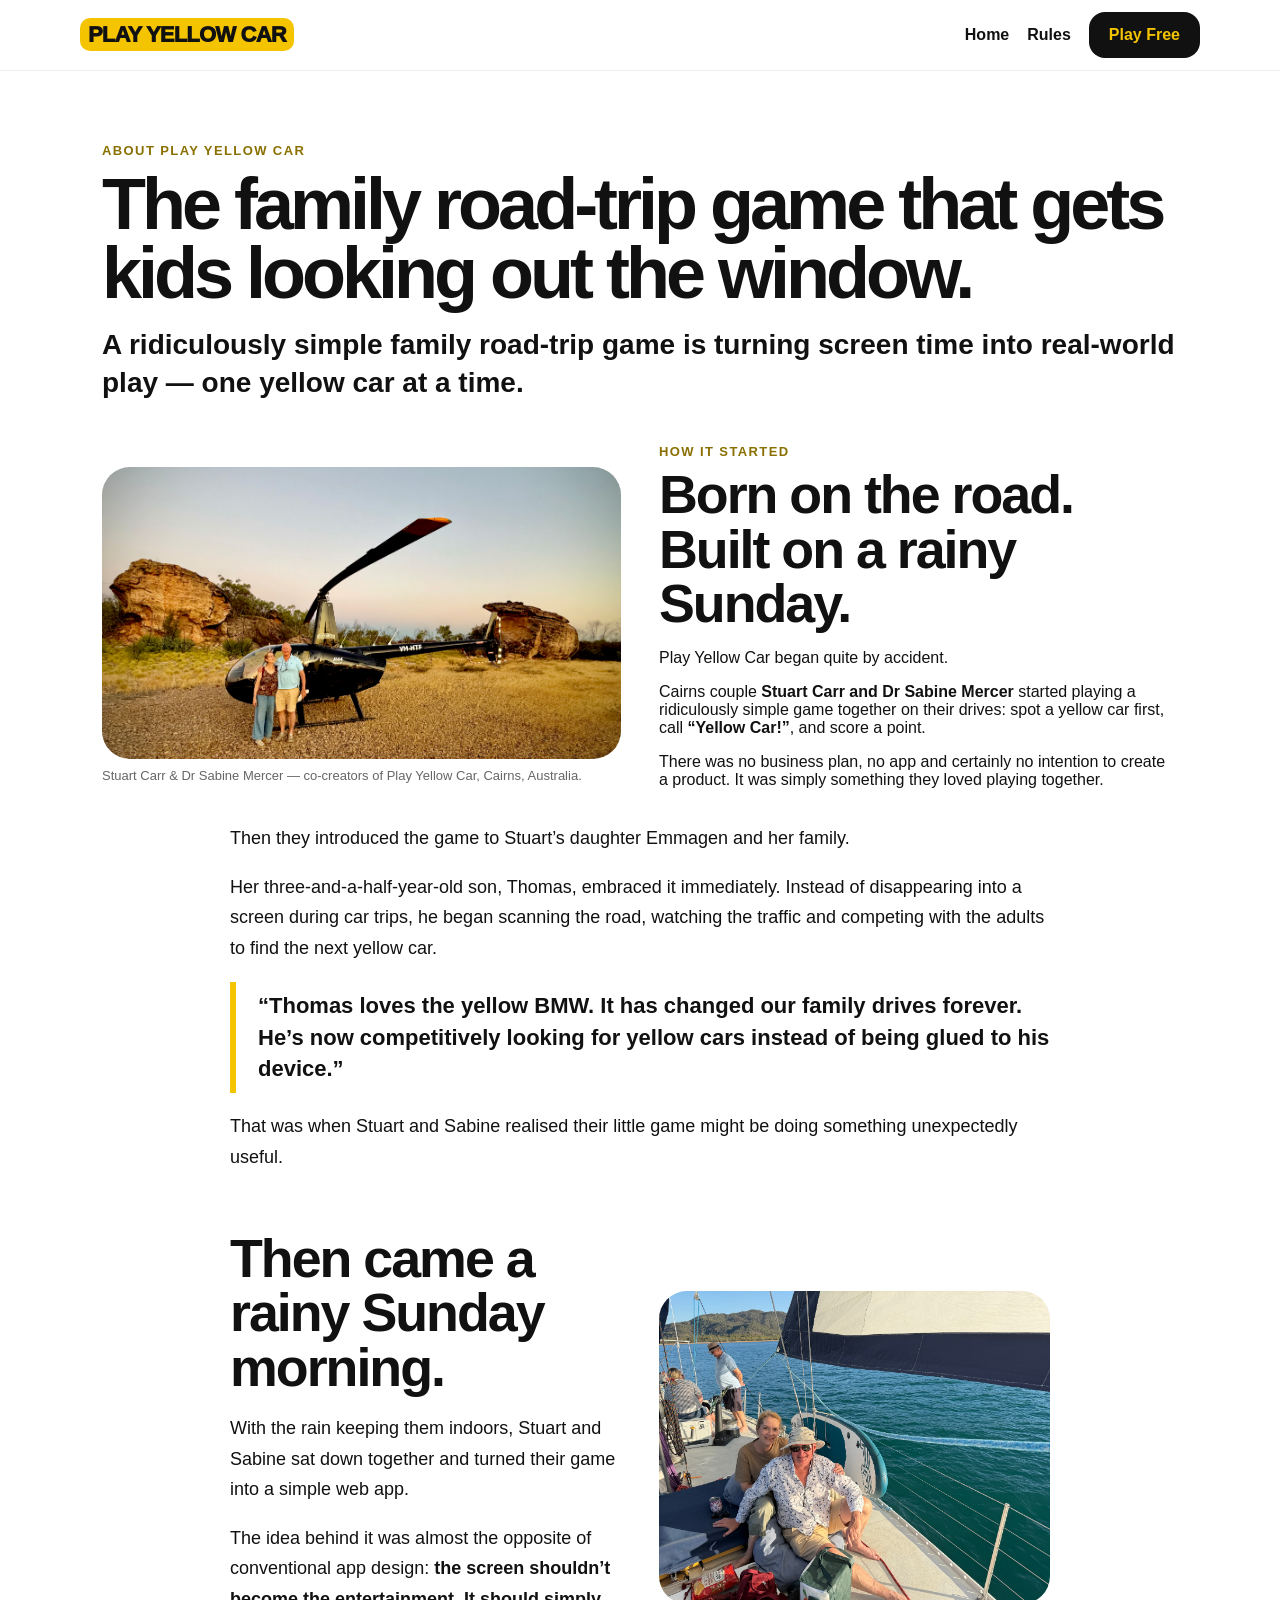
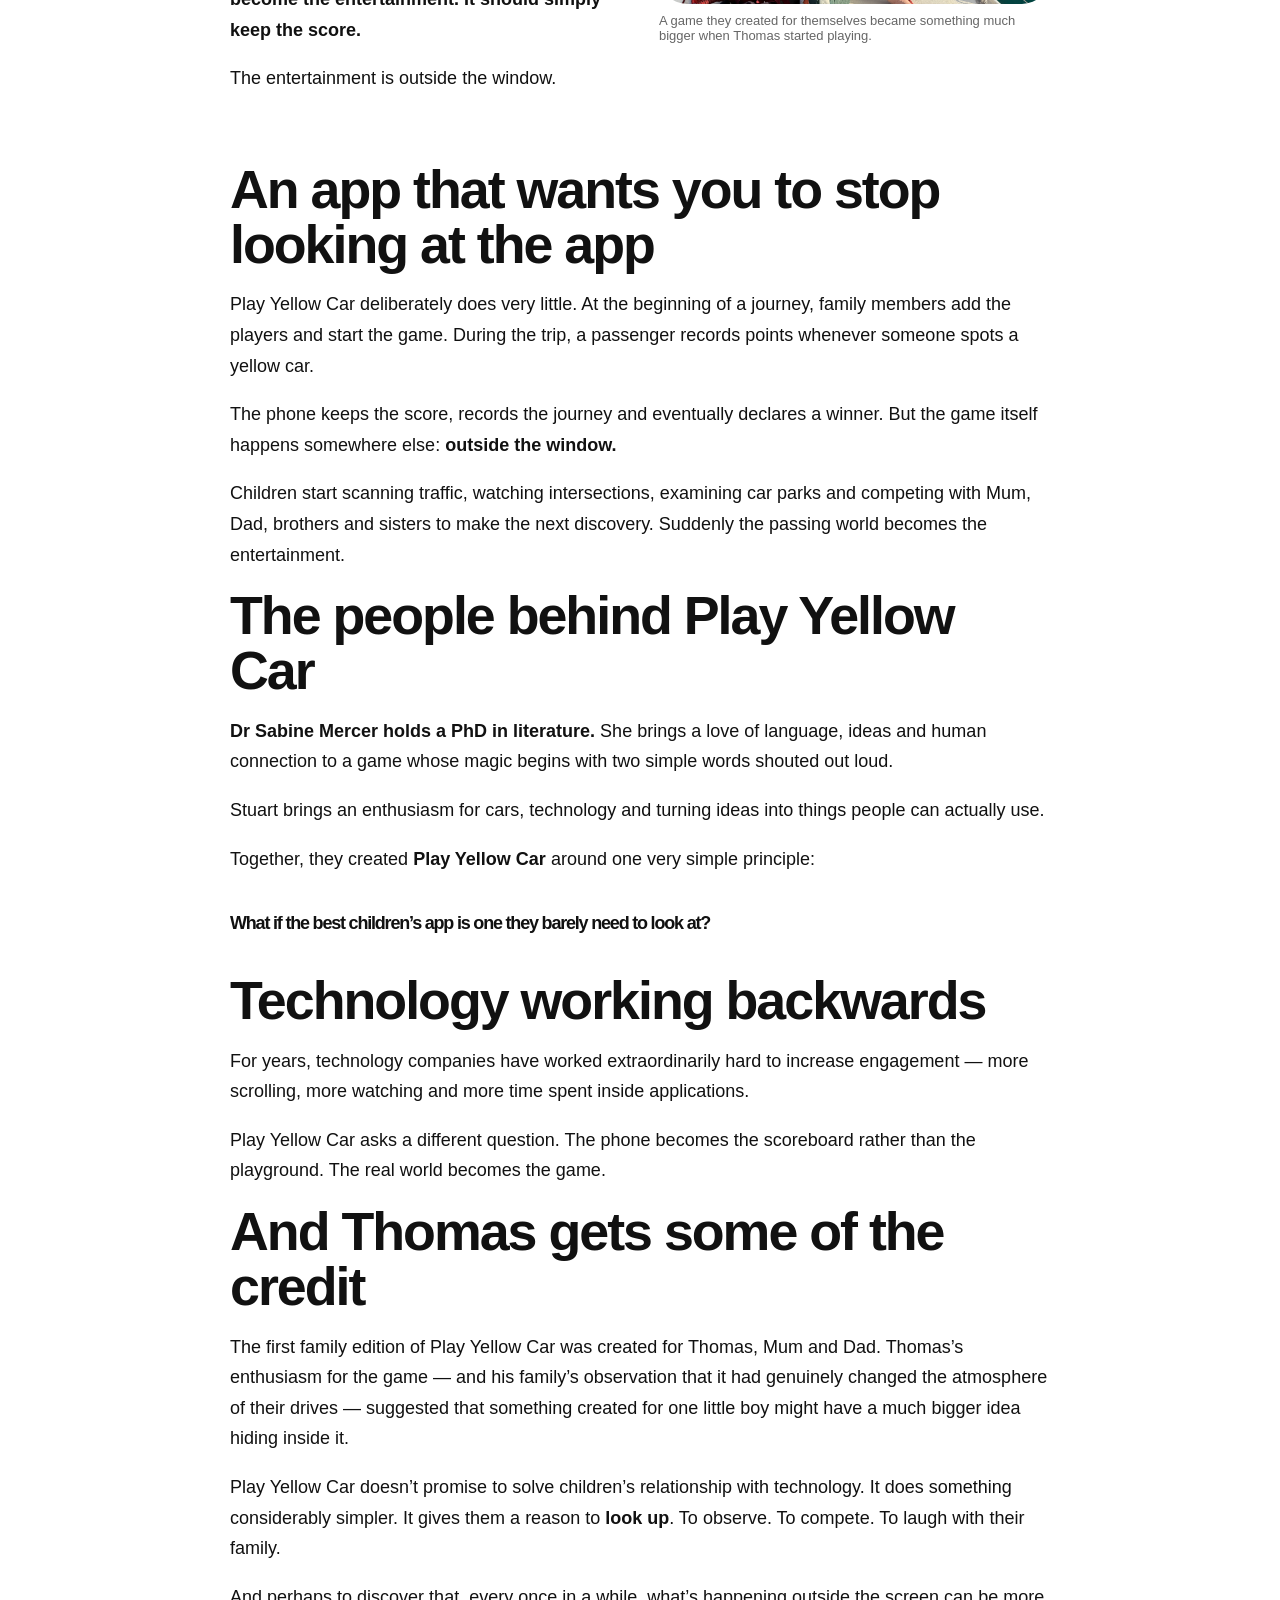
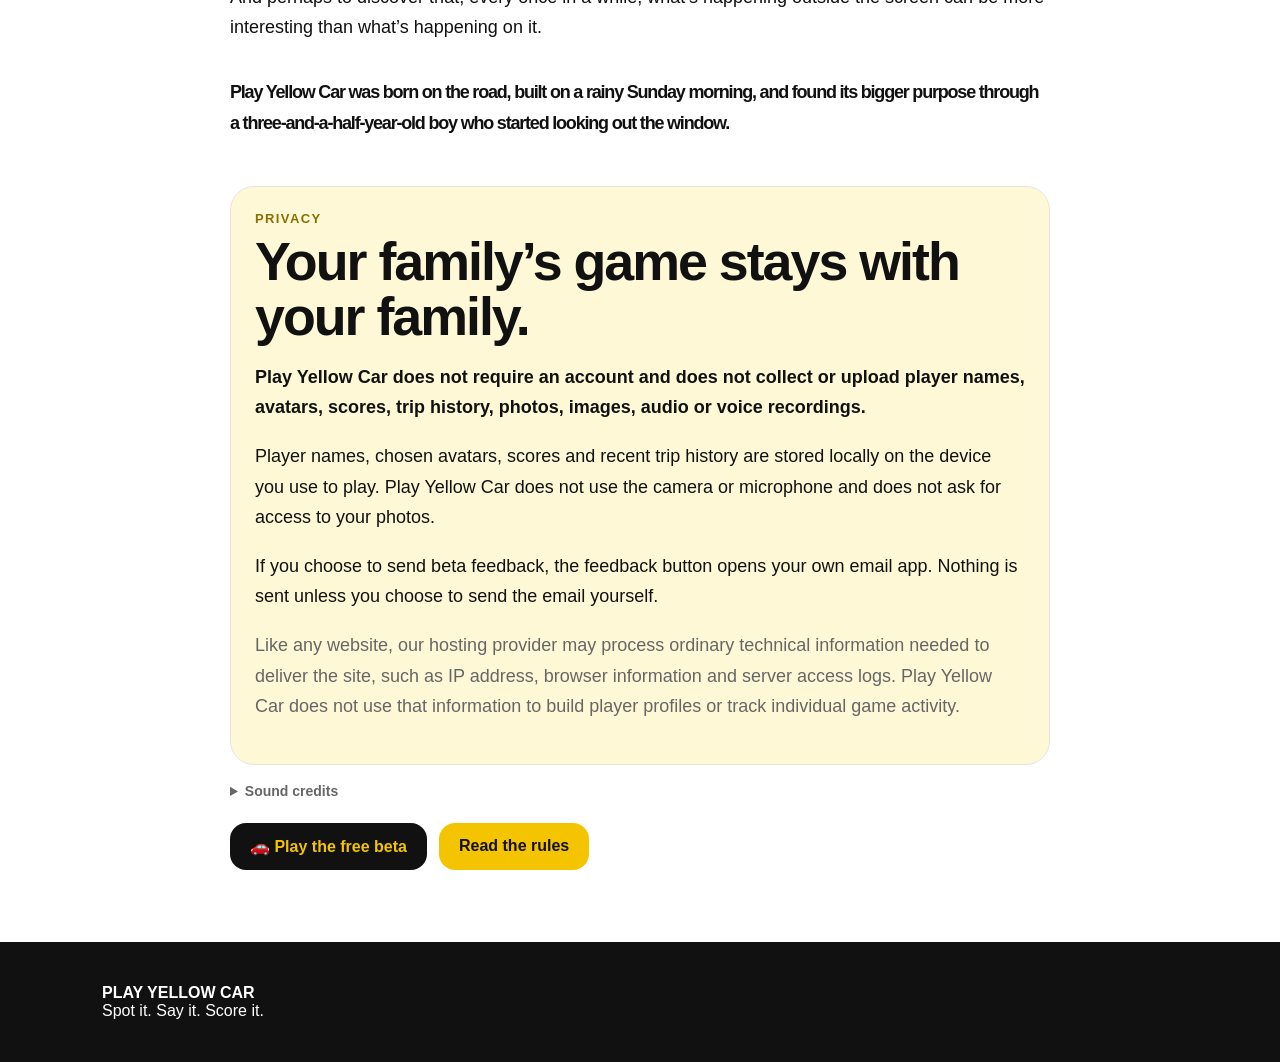
<file: about/index.html>
<!doctype html><html lang="en"><head><meta charset="utf-8"><meta name="viewport" content="width=device-width,initial-scale=1,viewport-fit=cover"><title>About — Play Yellow Car</title><link rel="stylesheet" href="../styles.css"></head><body>
<nav class="nav"><div class="wrap navin"><a class="brand" href="../"><span>PLAY YELLOW CAR</span></a><div class="navlinks"><a href="../">Home</a><a href="../rules/">Rules</a><a class="btn btn-dark" href="../play/">Play Free</a></div></div></nav>
<section class="section"><div class="wrap">
<div class="eyebrow">About Play Yellow Car</div><h1 style="font-size:clamp(44px,6vw,72px)">The family road-trip game that gets kids looking out the window.</h1><p class="lead">A ridiculously simple family road-trip game is turning screen time into real-world play — one yellow car at a time.</p>
<div class="grid2" style="margin-top:42px"><div><div class="story-photo coast"><img src="../assets/IMG_9187.JPG" alt="Stuart Carr and Dr Sabine Mercer at the coast"></div><div class="caption">Stuart Carr & Dr Sabine Mercer — co-creators of Play Yellow Car, Cairns, Australia.</div></div><div><div class="eyebrow">How it started</div><h2>Born on the road. Built on a rainy Sunday.</h2><p>Play Yellow Car began quite by accident.</p><p>Cairns couple <strong>Stuart Carr and Dr Sabine Mercer</strong> started playing a ridiculously simple game together on their drives: spot a yellow car first, call <strong>“Yellow Car!”</strong>, and score a point.</p><p>There was no business plan, no app and certainly no intention to create a product. It was simply something they loved playing together.</p></div></div>
<div class="story-body">
<p>Then they introduced the game to Stuart’s daughter Emmagen and her family.</p><p>Her three-and-a-half-year-old son, Thomas, embraced it immediately. Instead of disappearing into a screen during car trips, he began scanning the road, watching the traffic and competing with the adults to find the next yellow car.</p><div class="quote">“Thomas loves the yellow BMW. It has changed our family drives forever. He’s now competitively looking for yellow cars instead of being glued to his device.”</div><p>That was when Stuart and Sabine realised their little game might be doing something unexpectedly useful.</p>
<div class="grid2" style="margin:50px 0"><div><h2>Then came a rainy Sunday morning.</h2><p>With the rain keeping them indoors, Stuart and Sabine sat down together and turned their game into a simple web app.</p><p>The idea behind it was almost the opposite of conventional app design: <strong>the screen shouldn’t become the entertainment. It should simply keep the score.</strong></p><p>The entertainment is outside the window.</p></div><div><div class="story-photo portrait"><img src="../assets/IMG_8881.JPG" alt="Stuart Carr and Dr Sabine Mercer on a yacht"></div><div class="caption">A game they created for themselves became something much bigger when Thomas started playing.</div></div></div>
<h2>An app that wants you to stop looking at the app</h2><p>Play Yellow Car deliberately does very little. At the beginning of a journey, family members add the players and start the game. During the trip, a passenger records points whenever someone spots a yellow car.</p><p>The phone keeps the score, records the journey and eventually declares a winner. But the game itself happens somewhere else: <strong>outside the window.</strong></p><p>Children start scanning traffic, watching intersections, examining car parks and competing with Mum, Dad, brothers and sisters to make the next discovery. Suddenly the passing world becomes the entertainment.</p>
<h2>The people behind Play Yellow Car</h2><p><strong>Dr Sabine Mercer holds a PhD in literature.</strong> She brings a love of language, ideas and human connection to a game whose magic begins with two simple words shouted out loud.</p><p>Stuart brings an enthusiasm for cars, technology and turning ideas into things people can actually use.</p><p>Together, they created <strong>Play Yellow Car</strong> around one very simple principle:</p><p class="pull">What if the best children’s app is one they barely need to look at?</p>
<h2>Technology working backwards</h2><p>For years, technology companies have worked extraordinarily hard to increase engagement — more scrolling, more watching and more time spent inside applications.</p><p>Play Yellow Car asks a different question. The phone becomes the scoreboard rather than the playground. The real world becomes the game.</p>
<h2>And Thomas gets some of the credit</h2><p>The first family edition of Play Yellow Car was created for Thomas, Mum and Dad. Thomas’s enthusiasm for the game — and his family’s observation that it had genuinely changed the atmosphere of their drives — suggested that something created for one little boy might have a much bigger idea hiding inside it.</p><p>Play Yellow Car doesn’t promise to solve children’s relationship with technology. It does something considerably simpler. It gives them a reason to <strong>look up</strong>. To observe. To compete. To laugh with their family.</p><p>And perhaps to discover that, every once in a while, what’s happening outside the screen can be more interesting than what’s happening on it.</p><p class="pull">Play Yellow Car was born on the road, built on a rainy Sunday morning, and found its bigger purpose through a three-and-a-half-year-old boy who started looking out the window.</p>
<section class="card" style="margin-top:48px;background:var(--soft)">
<div class="eyebrow">Privacy</div>
<h2>Your family’s game stays with your family.</h2>
<p><strong>Play Yellow Car does not require an account and does not collect or upload player names, avatars, scores, trip history, photos, images, audio or voice recordings.</strong></p>
<p>Player names, chosen avatars, scores and recent trip history are stored locally on the device you use to play. Play Yellow Car does not use the camera or microphone and does not ask for access to your photos.</p>
<p>If you choose to send beta feedback, the feedback button opens your own email app. Nothing is sent unless you choose to send the email yourself.</p>
<p class="small">Like any website, our hosting provider may process ordinary technical information needed to deliver the site, such as IP address, browser information and server access logs. Play Yellow Car does not use that information to build player profiles or track individual game activity.</p>
</section>
<details style="margin-top:18px"><summary class="small"><strong>Sound credits</strong></summary><p class="small">Selected beta sound effects are sourced from Wikimedia Commons. “Boing raw” by cfork is used under CC BY 4.0. “Single Cow Moo” by MichaeltheFox8621 is used under CC BY-SA 4.0. Other current sounds include public-domain or CC0 recordings by Broadbeer, the U.S. Navy, starlite/thore and Monplaisir. Source and licence details are available on the corresponding Wikimedia Commons file pages.</p></details>
<div class="actions"><a class="btn btn-dark" href="../play/">🚗 Play the free beta</a><a class="btn btn-yellow" href="../rules/">Read the rules</a></div>
</div></div></section><footer class="footer"><div class="wrap"><strong>PLAY YELLOW CAR</strong><br>Spot it. Say it. Score it.</div></footer></body></html>
</file>
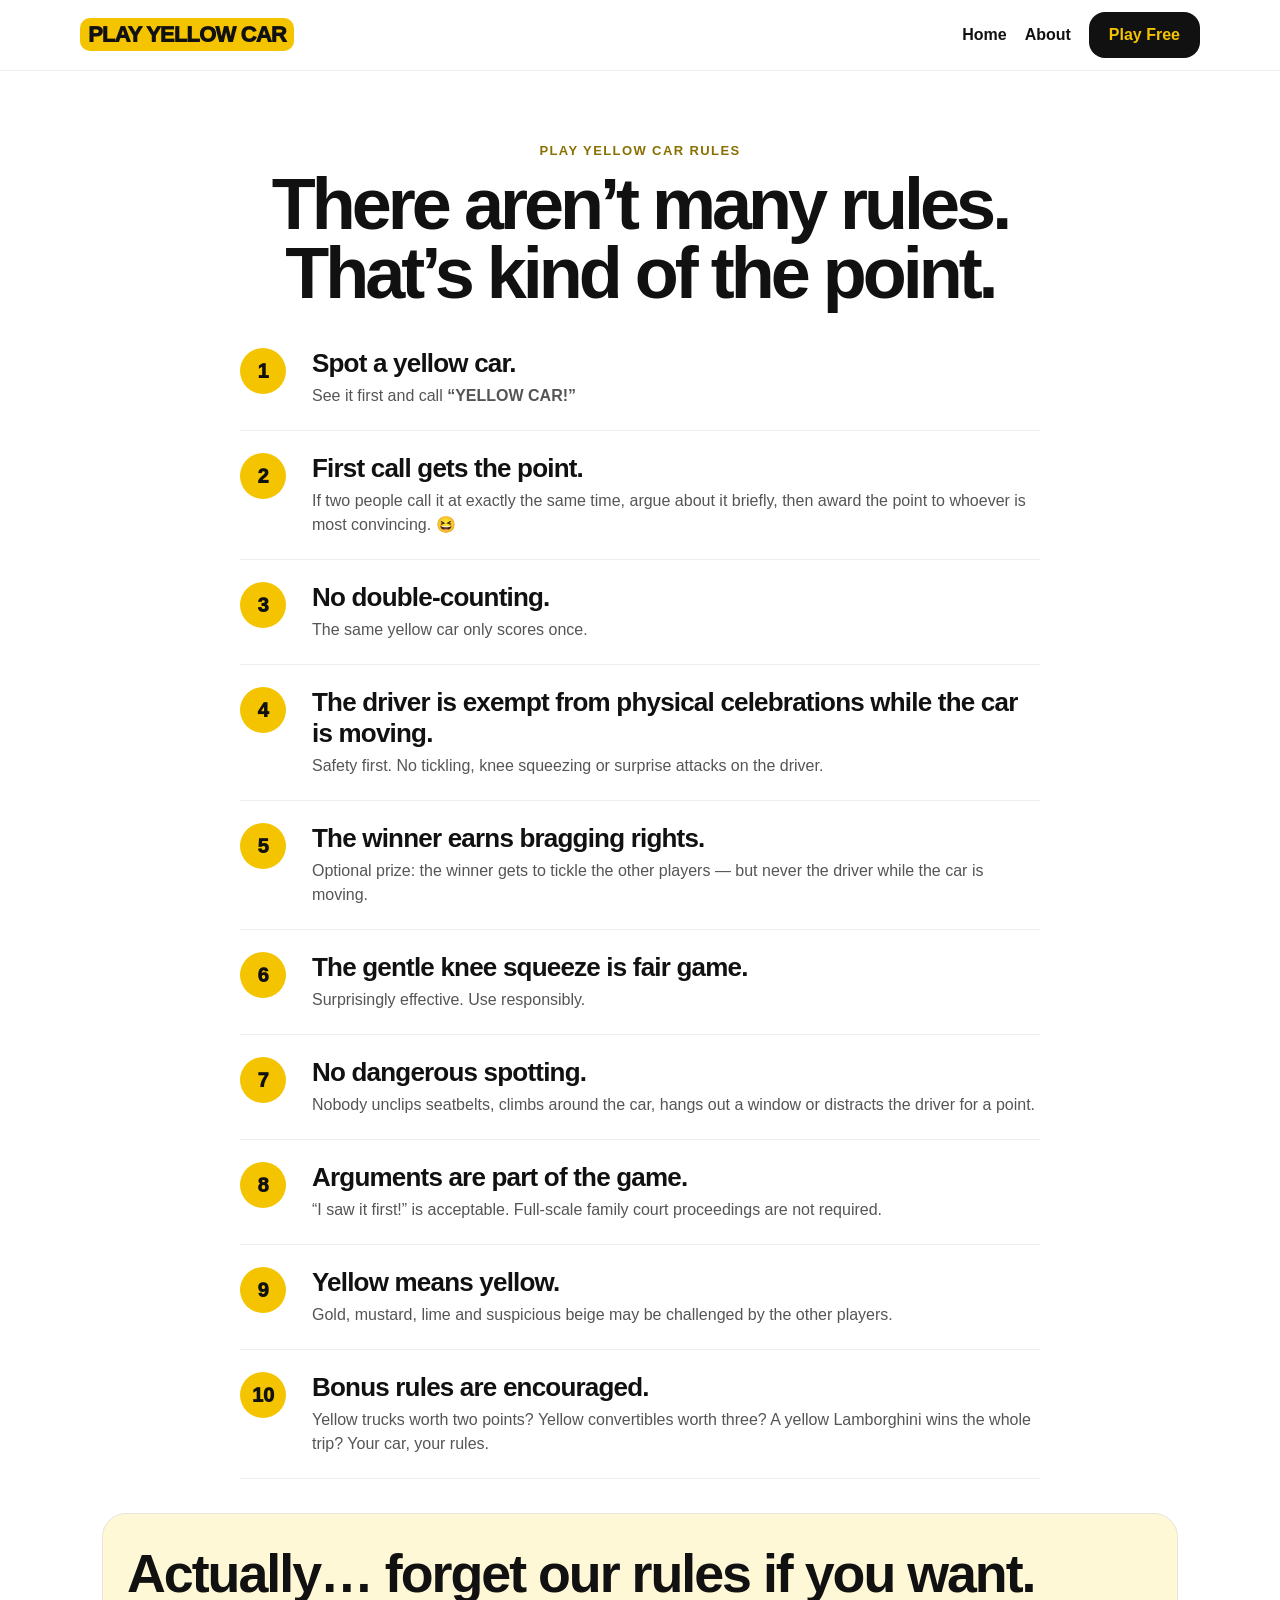
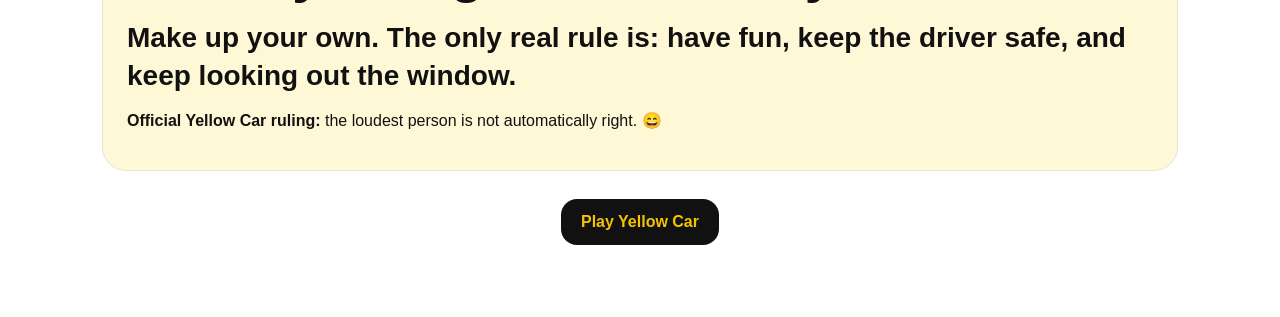
<file: rules/index.html>
<!doctype html><html lang="en"><head><meta charset="utf-8"><meta name="viewport" content="width=device-width,initial-scale=1,viewport-fit=cover"><title>Rules — Play Yellow Car</title><link rel="stylesheet" href="../styles.css"></head><body>
<nav class="nav"><div class="wrap navin"><a class="brand" href="../"><span>PLAY YELLOW CAR</span></a><div class="navlinks"><a href="../">Home</a><a href="../about/">About</a><a class="btn btn-dark" href="../play/">Play Free</a></div></div></nav>
<section class="section"><div class="wrap"><div class="eyebrow center">Play Yellow Car Rules</div><h1 class="center" style="font-size:clamp(46px,6vw,72px)">There aren’t many rules.<br>That’s kind of the point.</h1><div class="rules">
<div class="rule"><div><h3>Spot a yellow car.</h3><p>See it first and call <strong>“YELLOW CAR!”</strong></p></div></div>
<div class="rule"><div><h3>First call gets the point.</h3><p>If two people call it at exactly the same time, argue about it briefly, then award the point to whoever is most convincing. 😆</p></div></div>
<div class="rule"><div><h3>No double-counting.</h3><p>The same yellow car only scores once.</p></div></div>
<div class="rule"><div><h3>The driver is exempt from physical celebrations while the car is moving.</h3><p>Safety first. No tickling, knee squeezing or surprise attacks on the driver.</p></div></div>
<div class="rule"><div><h3>The winner earns bragging rights.</h3><p>Optional prize: the winner gets to tickle the other players — but never the driver while the car is moving.</p></div></div>
<div class="rule"><div><h3>The gentle knee squeeze is fair game.</h3><p>Surprisingly effective. Use responsibly.</p></div></div>
<div class="rule"><div><h3>No dangerous spotting.</h3><p>Nobody unclips seatbelts, climbs around the car, hangs out a window or distracts the driver for a point.</p></div></div>
<div class="rule"><div><h3>Arguments are part of the game.</h3><p>“I saw it first!” is acceptable. Full-scale family court proceedings are not required.</p></div></div>
<div class="rule"><div><h3>Yellow means yellow.</h3><p>Gold, mustard, lime and suspicious beige may be challenged by the other players.</p></div></div>
<div class="rule"><div><h3>Bonus rules are encouraged.</h3><p>Yellow trucks worth two points? Yellow convertibles worth three? A yellow Lamborghini wins the whole trip? Your car, your rules.</p></div></div>
</div><div class="card" style="margin-top:34px;background:var(--soft)"><h2>Actually… forget our rules if you want.</h2><p class="lead">Make up your own. The only real rule is: have fun, keep the driver safe, and keep looking out the window.</p><p><strong>Official Yellow Car ruling:</strong> the loudest person is not automatically right. 😄</p></div><div class="center" style="margin-top:28px"><a class="btn btn-dark" href="../play/">Play Yellow Car</a></div></div></section></body></html>
</file>
<file: styles.css>
:root{--yellow:#f5c400;--ink:#111;--muted:#666;--soft:#fff8d7;--line:#e8e4d7}
*{box-sizing:border-box}html{scroll-behavior:smooth}body{margin:0;font-family:-apple-system,BlinkMacSystemFont,"Segoe UI",Roboto,Arial,sans-serif;color:var(--ink);background:#fff}a{color:inherit}img{max-width:100%;display:block}
.wrap{max-width:1120px;margin:auto;padding:0 22px}.nav{position:sticky;top:0;z-index:20;background:rgba(255,255,255,.95);backdrop-filter:blur(12px);border-bottom:1px solid #eee}.navin{display:flex;align-items:center;justify-content:space-between;gap:18px;padding:12px 0}.brand{font-weight:950;letter-spacing:-.8px;text-decoration:none;font-size:22px}.brand span{background:var(--yellow);padding:4px 8px;border-radius:10px}.navlinks{display:flex;gap:18px;align-items:center;flex-wrap:wrap}.navlinks a{text-decoration:none;font-weight:750}
.btn{display:inline-flex;align-items:center;justify-content:center;border:0;border-radius:16px;padding:14px 20px;font-weight:900;text-decoration:none;cursor:pointer}.btn-dark{background:#111;color:var(--yellow)}.btn-yellow{background:var(--yellow);color:#111}
.hero{display:grid;grid-template-columns:1.08fr .92fr;gap:48px;align-items:center;padding:66px 0 50px}.kicker{font-size:14px;text-transform:uppercase;letter-spacing:1.8px;font-weight:900;color:#866b00}h1{font-size:clamp(46px,7vw,82px);line-height:.96;letter-spacing:-4px;margin:12px 0 18px}.lead{font-size:clamp(20px,2.3vw,28px);line-height:1.35;font-weight:760;margin:0 0 14px}.sublead{font-size:18px;line-height:1.6;color:var(--muted);max-width:760px}.hero-card{background:var(--soft);border:1px solid #f1df88;border-radius:34px;padding:26px}.hero-card img{width:100%;border-radius:26px;background:white}.actions{display:flex;gap:12px;flex-wrap:wrap;margin-top:24px}
.strip{background:#111;color:#fff;padding:28px 0}.strip .wrap{text-align:center}.strip strong{color:var(--yellow)}.bigquote{font-size:clamp(26px,3vw,40px);line-height:1.18;font-weight:900;letter-spacing:-1.4px}
.section{padding:72px 0}.section.alt{background:#fafafa}.eyebrow{font-weight:900;color:#8a7000;text-transform:uppercase;letter-spacing:1.4px;font-size:13px}h2{font-size:clamp(34px,4.2vw,54px);letter-spacing:-2px;line-height:1.02;margin:8px 0 18px}h3{font-size:26px;letter-spacing:-.8px}.grid2{display:grid;grid-template-columns:1fr 1fr;gap:38px;align-items:center}.grid3{display:grid;grid-template-columns:repeat(3,1fr);gap:20px}.card{border:1px solid var(--line);border-radius:24px;padding:24px;background:#fff}.quote{border-left:6px solid var(--yellow);padding:8px 0 8px 22px;font-size:22px;font-weight:760;line-height:1.45}.small{font-size:14px;color:var(--muted)}.center{text-align:center}.footer{background:#111;color:#fff;padding:42px 0}.footer a{color:var(--yellow)}
.founders{background:linear-gradient(135deg,#fff9d9,#fff);border:1px solid #f0df87;border-radius:28px;padding:34px}.founders strong{font-size:24px}.story-photo{border-radius:28px;overflow:hidden;background:#eee}.story-photo img{width:100%;height:100%;object-fit:cover}.story-photo.coast{aspect-ratio:16/9}.story-photo.portrait{aspect-ratio:5/4}.caption{font-size:13px;color:var(--muted);margin-top:9px}.story-body{max-width:820px;margin:0 auto}.story-body p{font-size:18px;line-height:1.7}.pull{font-size:clamp(26px,3vw,38px);font-weight:900;line-height:1.18;letter-spacing:-1.2px;margin:34px 0}.founder-name{font-size:clamp(28px,3vw,40px);font-weight:950;letter-spacing:-1.2px;margin:8px 0}
.gamewrap{max-width:680px;margin:auto;padding:26px 18px 50px}.gamehead{text-align:center}.mascot{width:min(260px,78vw);margin:4px auto 8px}.panel{border:1px solid #ddd;border-radius:26px;padding:20px;margin-top:16px;background:#fff}.playerrow{display:grid;grid-template-columns:56px minmax(0,1fr) 150px auto;gap:12px;align-items:center;padding:12px 0;border-bottom:1px solid #eee}.soundselect{font-size:16px;padding:11px 10px;border:1px solid #ccc;border-radius:14px;background:#fff;min-width:0}.avatarbtn{font-size:30px;width:50px;height:50px;border-radius:50%;border:1px solid #ccc;background:#fff}.nameinput{width:100%;font-size:18px;padding:12px 14px;border:1px solid #ccc;border-radius:14px}.remove{border:0;background:#fff;font-size:24px}.avatargrid{display:grid;grid-template-columns:repeat(8,1fr);gap:8px;margin:10px 0}.avatargrid button{font-size:28px;border:1px solid #ddd;border-radius:12px;background:#fff;padding:8px}.gamebar{display:flex;justify-content:space-between;gap:14px;align-items:flex-start}.total{font-size:32px;font-weight:950}.timer{border:1px solid #ddd;border-radius:12px;padding:8px 11px;font-weight:900}.scoreline{display:flex;align-items:center;justify-content:space-between;gap:12px;border:1px solid #ddd;border-radius:20px;padding:14px 16px;margin:10px 0}.scoremeta{font-size:21px;font-weight:900}.plus{width:58px;height:58px;border-radius:50%;border:0;background:var(--yellow);font-size:34px;font-weight:950}.flex2{display:grid;grid-template-columns:1fr 1fr;gap:10px}.hidden{display:none}.feedback label{display:block;font-weight:800;margin:14px 0 6px}.feedback select,.feedback textarea{width:100%;font-size:16px;border:1px solid #ccc;border-radius:12px;padding:12px}.rules{max-width:800px;margin:auto;counter-reset:rule}.rule{display:grid;grid-template-columns:54px 1fr;gap:18px;padding:22px 0;border-bottom:1px solid #eee}.rule:before{counter-increment:rule;content:counter(rule);display:grid;place-items:center;width:46px;height:46px;border-radius:50%;background:var(--yellow);font-weight:950;font-size:20px}.rule h3{margin:0 0 5px}.rule p{margin:0;color:#555;line-height:1.5}
@media(max-width:820px){.hero,.grid2,.grid3{grid-template-columns:1fr}.hero{padding-top:38px}.navlinks a:not(.btn){display:none}h1{letter-spacing:-2.5px}.avatargrid{grid-template-columns:repeat(6,1fr)}.story-photo.coast,.story-photo.portrait{aspect-ratio:auto}.playerrow{grid-template-columns:56px minmax(0,1fr) auto}.soundselect{grid-column:2/4;width:100%}}
</file>
